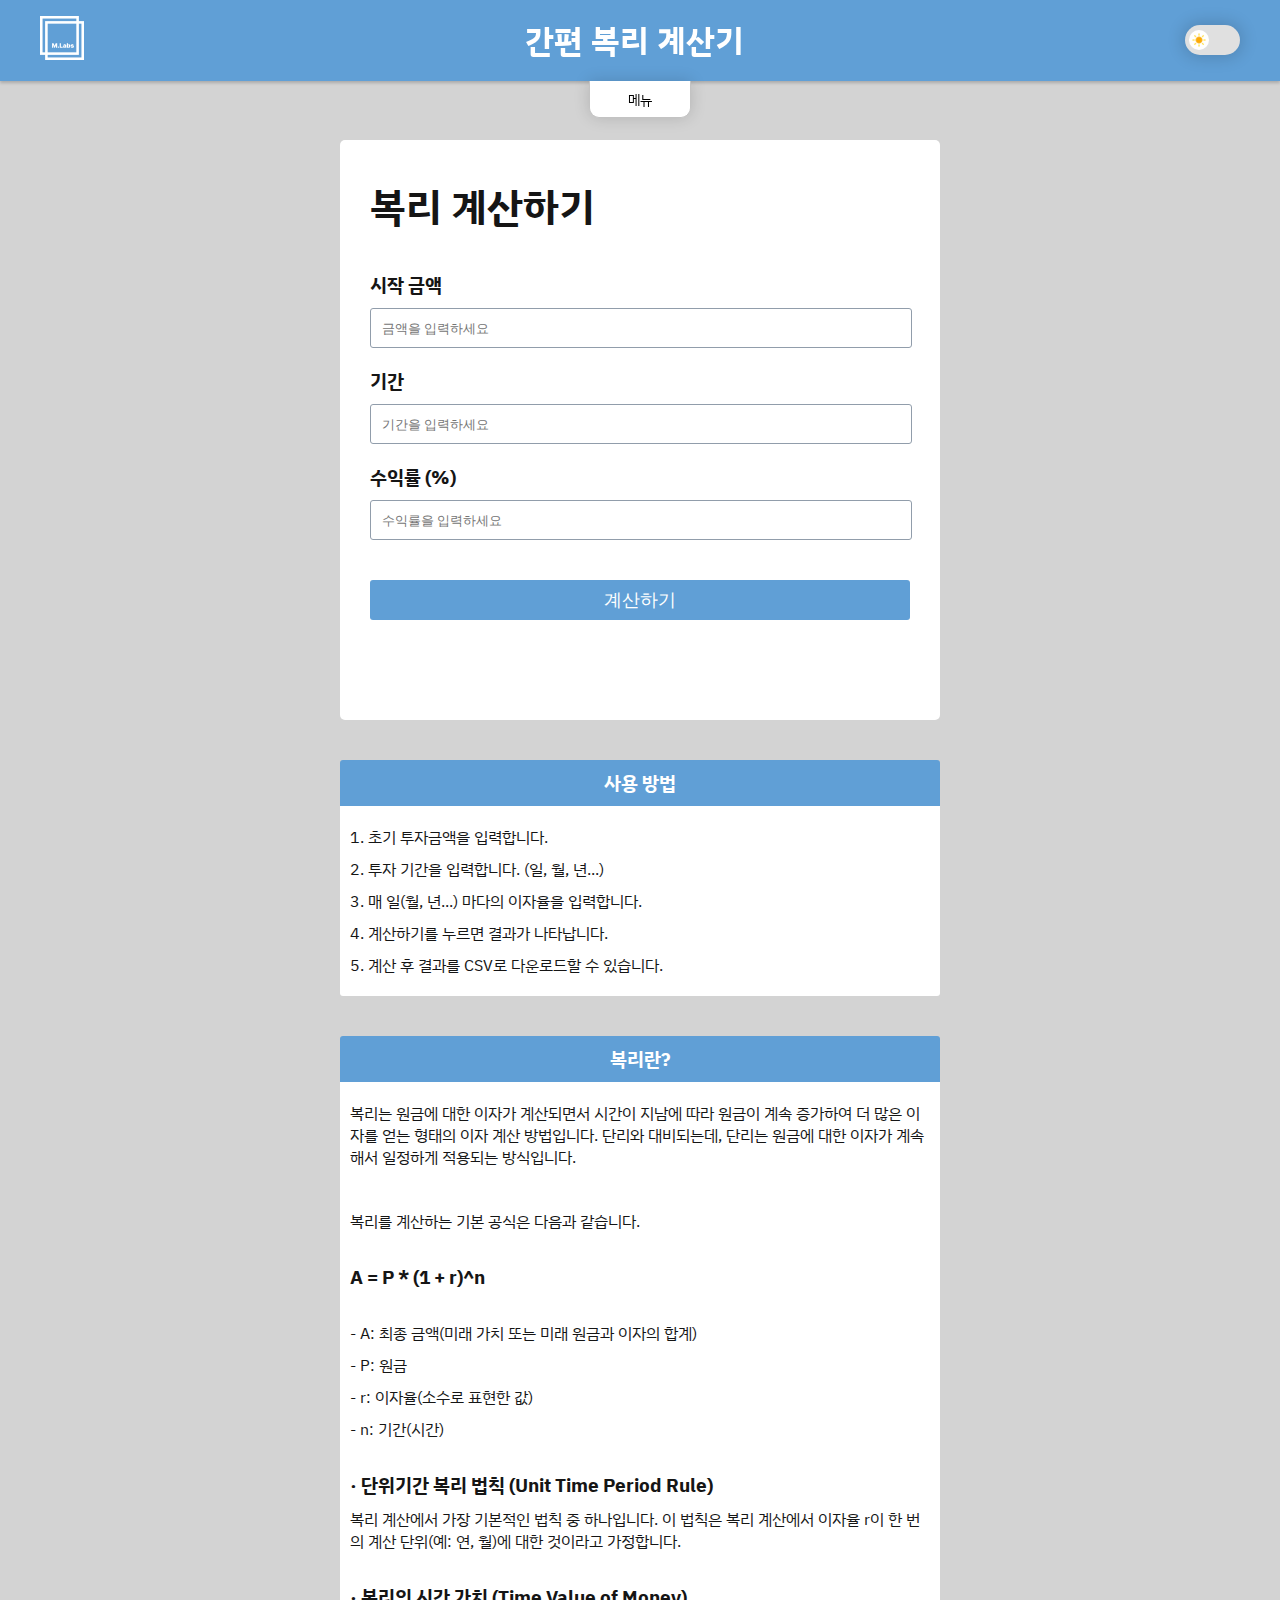
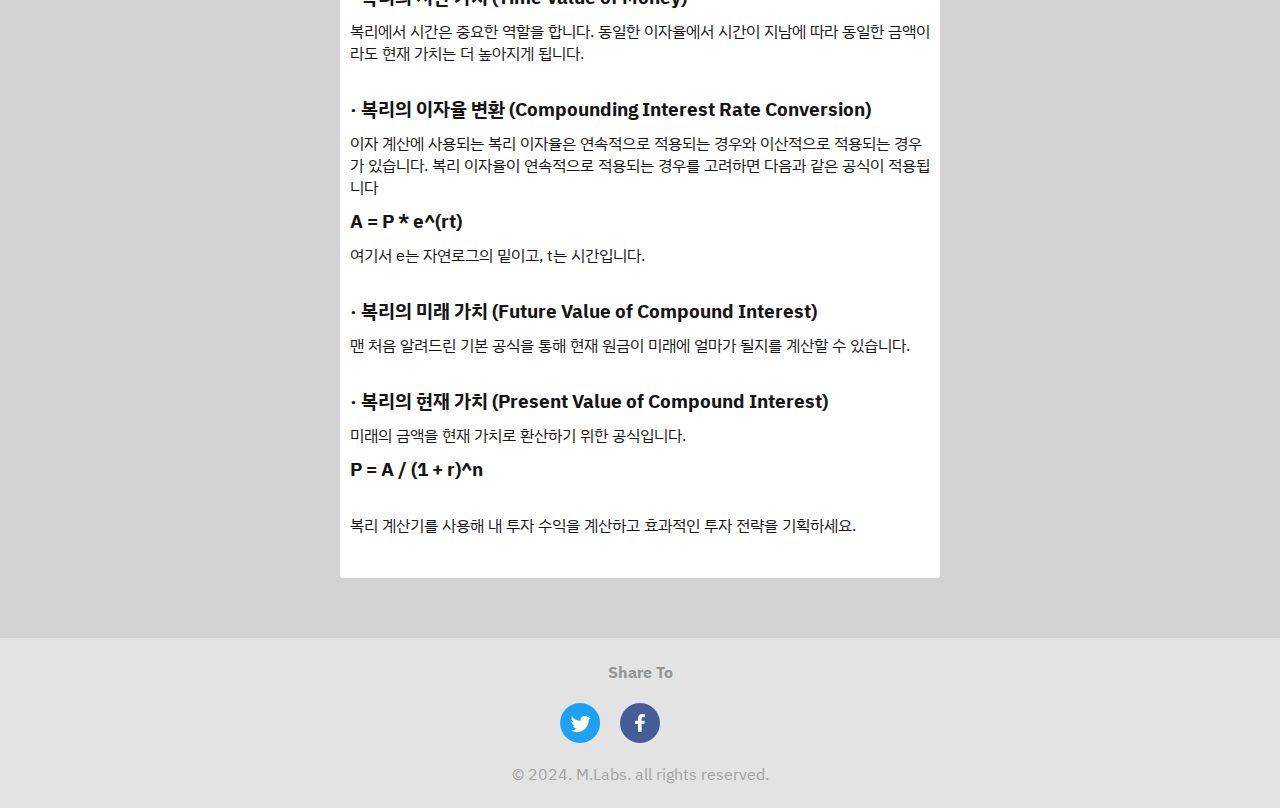
<file: index.html>
<!DOCTYPE html>
<html lang="kr">
  <head>
    <link rel="icon" href="images/logo.png">
    <meta name="naver-site-verification" content="21c15f3dc794fc1a3285bd2ef3aca4f8656a962b" />
    <meta name="google-site-verification" content="kW09c0DK4xDTGSGAAOdQK3UgPYERortrtnP8bLnjeZ8" />
    <meta charset="UTF-8" />
    <meta name="viewport" content="width=device-width, initial-scale=1.0" />
    <meta name="description" content="간편 복리 계산기: 계산 결과를 csv로 다운로드하세요.">
    <meta name="keywords" content="간편 복리 계산기, 복리 계산, 원리금 복리 계산, 이자 계산, 복리 이자 계산, 장기 투자 계산, 월복리 계산, 연 복리 이자 계산, 수익성 계산, 이율 계산, 투자 수익 계산, 예금 이자 계산,
    Simple Compound Interest Calculator, Compound Interest Calculation, Principal and Interest Compound Calculator, Monthly Compound Interest Calculator, Annual Compound Interest and Interest Calculator, 
    Profitability Calculator, Interest Rate Calculator, Investment Profit Calculator, Deposit Interest Calculator,
    简易复利计算器, 复利计算, 本利复利计算, 利息计算, 复利利息计算, 长期投资计算, 月复利计算, 年复利和利息计算, 盈利能力计算, 利率计算, 投资利益计算, 存款利息计算,
    簡単な複利計算機, 複利計算, 本利複利計算, 利子計算, 複利利子計算, 長期投資計算, 月次複利計算, 年次複利と利子計算, 収益性計算, 利率計算, 投資利益計算, 預金利息計算">
    
    <title>간편 복리계산기</title>
    <link rel="preconnect" href="https://fonts.googleapis.com" />
    <link rel="preconnect" href="https://fonts.gstatic.com" crossorigin />
    <link
      href="https://fonts.googleapis.com/css2?family=Bagel+Fat+One&family=Sunflower:wght@500&display=swap"
      rel="stylesheet"
    />
    <link rel="preconnect" href="https://fonts.googleapis.com">
    <link rel="preconnect" href="https://fonts.gstatic.com" crossorigin>
    <link href="https://fonts.googleapis.com/css2?family=IBM+Plex+Sans+KR&family=Sunflower:wght@300&display=swap" rel="stylesheet">

		<link rel="stylesheet" href="bokli.css">
    <script type="application/ld+json">
      {
        "@context" : "https://schema.org",
        "@type" : "WebSite",
        "name" : "M_Labs",
        "alternateName" : "EC",
        "url" : "https://bokkli.netlify.app/"
      }
    </script>

    <script async src="https://pagead2.googlesyndication.com/pagead/js/adsbygoogle.js?client=ca-pub-2866511897521551"
    crossorigin="anonymous"></script>
    
  </head>
  <body id="web_content" class="lite">
    <header>
      <nav class="nav_bar">
        <div class="nav_container">
          <div class="owner_text_container">
            <img class="logo" src="images/logo_white.svg" alt="" />
          </div>
          <div class="title_container">
            <h1 class="title">간편 복리 계산기</h1>
          </div>
          <div class="toggle_container">
            <label class="toggleSwitch">
              <span class="toggleButton">
                <img class="display_mode_icon" src="images/sun.png" />
              </span>
            </label>
          </div>
        </div>
        
    <!-- <div class="set_lang_wrap">
      <select class="set_lang">
        <option value="ko">한국어</option>
        <option value="en">English</option>
        <option value="zh">中国語</option>
        <option value="ja">日本語</option>
      </select>
    </div> -->
      </nav>

      <!-- accordion -->
      <div id="Accordion_wrap">
        <div class="menu">
          <div class="menu_container">
            <div class="menu_content">
              <p class="content_type">금융/수학</p>
              <ul class="content_list">
                <li><a href="https://bokkli.netlify.app/">간편 복리 계산기</a></li>
                <li><a href="https://scientifics.netlify.app/">공학용 계산기</a></li>
              </ul>
            </div>
            <div class="menu_content">
              <p class="content_type">음향/음악</p>
              <ul class="content_list">
                <li><a href="https://frequecny.netlify.app/">가청 주파수 테스트</a></li>
                <li><a>절대음감 테스트</a></li>
              </ul>
            </div>
            <div class="menu_content">
              <p class="content_type">기타</p>
              <ul class="content_list">
                <li><a href="https://lotto-generate.netlify.app/">로또 번호 생성하기</a></li>
              </ul>
            </div>
          </div>
        </div>
        <div class="menu_btn">
          <span>메뉴</span>
        </div>
  
      </div>
    </header>

    <main>
      <div class="main_wrap">
        <div class="cal_area">
          <div class="inner_container cal_area_wrap">
            <h1 id="calculation_title" style="font-size: 40px; padding-bottom: 20px">복리 계산하기</h1>
            <div class="inner_container_wrap">
              <h3 id="start_amount_label">시작 금액</h3>
              <input
                type="text"
                class="amount_input"
                placeholder="금액을 입력하세요"
								oninput="validateNumberInput(this)"
              />
            </div>
            <div class="inner_container_wrap">
              <h3 id="duration_label">기간</h3>
              <input
                type="text"
                class="duration_input"
                placeholder="기간을 입력하세요"
								oninput="validateNumberInput(this)"
              />
            </div>
            <div class="inner_container_wrap">
              <h3 id="profit_rate_label">수익률 (%)</h3>
              <input
                type="text"
                class="profit_input"
                placeholder="수익률을 입력하세요"
								oninput="validateNumberInput(this)"
              />
            </div>
            <div class="inner_container_wrap cal_btn_wrap">
              <button id="cal_btn" class="do_cal_btn" type="button" onclick="calculate()">
                계산하기
              </button>
            </div>
          </div>

          <div class="total_result_container">
            <div class="total_area">
              <div class="total_profit">
								<div class="flex_center">
                	<h2 id="total_profit_title">총 수익</h2>
									<p class="color_green"></h2>
								</div>
              </div>
              <div class="total_profit_percentage">
								<div class="flex_center">
                	<h2 id="total_profit_percentage_title">총 수익률</h2>
									<p class="color_green"></p>
								</div>
              </div>
            </div>
          </div>

					<div class="profit_detail_container">
						<table class="profit_detail_table">

						</table>
					</div>
        </div>
        <div class="how_to_use">
          <div class="htu_h3">
            <h3>사용 방법</h3>
          </div>
          <div class="step">
            <p>1. 초기 투자금액을 입력합니다.</p>
            <p>2. 투자 기간을 입력합니다. (일, 월, 년...)</p>
            <p>3. 매 일(월, 년...) 마다의 이자율을 입력합니다.</p>
            <p>4. 계산하기를 누르면 결과가 나타납니다.</p>
            <p>5. 계산 후 결과를 CSV로 다운로드할 수 있습니다.</p>
          </div>
        </div>
        <div class="how_to_use">
          <div class="htu_h3"><h3>복리란?</h3></div>
          <div class="step">
            <p>복리는 원금에 대한 이자가 계산되면서 시간이 지남에 따라 원금이 계속 증가하여 더 많은 이자를 얻는 형태의 이자 계산 방법입니다.
              단리와 대비되는데, 단리는 원금에 대한 이자가 계속해서 일정하게 적용되는 방식입니다.</p>
            <br>
            <p>복리를 계산하는 기본 공식은 다음과 같습니다.</p>
            <br>
            <h3>A = P * (1 + r)^n</h3>
            <br>
            <p>- A: 최종 금액(미래 가치 또는 미래 원금과 이자의 합계)</p>
            <p>- P: 원금</p>
            <p>- r: 이자율(소수로 표현한 값)</p>
            <p>- n: 기간(시간)</p>

            <br>
            <h3>&#183; 단위기간 복리 법칙 (Unit Time Period Rule)</h3>
            <p>복리 계산에서 가장 기본적인 법칙 중 하나입니다.
              이 법칙은 복리 계산에서 이자율 r이 한 번의 계산 단위(예: 연, 월)에 대한 것이라고 가정합니다.</p>
            <br>
            <h3>&#183; 복리의 시간 가치 (Time Value of Money)</h3>
            <p>복리에서 시간은 중요한 역할을 합니다. 동일한 이자율에서 시간이 지남에 따라 
              동일한 금액이라도 현재 가치는 더 높아지게 됩니다.</p>
            <br>
            <h3>&#183; 복리의 이자율 변환 (Compounding Interest Rate Conversion)</h3>
            <p>이자 계산에 사용되는 복리 이자율은 연속적으로 적용되는 경우와 이산적으로 적용되는 경우가 있습니다. 
              복리 이자율이 연속적으로 적용되는 경우를 고려하면 다음과 같은 공식이 적용됩니다</p>
            <h3>A = P * e^(rt)</h3>
            <p>여기서 e는 자연로그의 밑이고, t는 시간입니다.</p>
            <br>
            <h3>&#183; 복리의 미래 가치 (Future Value of Compound Interest)</h3>
            <p>맨 처음 알려드린 기본 공식을 통해 현재 원금이 미래에 얼마가 될지를 계산할 수 있습니다.</p>
            <br>
            <h3>&#183; 복리의 현재 가치 (Present Value of Compound Interest)</h3>
            <p>미래의 금액을 현재 가치로 환산하기 위한 공식입니다.</p>
            <h3>P = A / (1 + r)^n</h3>
            <br>
            <p>복리 계산기를 사용해 내 투자 수익을 계산하고 효과적인 투자 전략을 기획하세요.</p>
            <br>
          </div>
        </div>
      </div>
    </main>

    <footer>
      <h4>Share To</h4>
      <div class="share_container">
        <div class="share_content">
          <a id="btnTwitter" class="link-icon twitter" href="javascript:shareTwitter();" ><img src="images/icon-twitter.png"></a>
        </div>
        <div class="share_content">
          <a id="btnFacebook" class="link-icon facebook" href="javascript:shareFacebook();"><img src="images/icon-facebook.png"></a>   
        </div>
        <!-- <div class="share_content">
          <a id="btnKakao" class="link-icon kakao" href="javascript:shareKakao();"><img src="images/icon-kakao.png"></a>  
        </div> -->
        <div class="share_content">
	
          <span class="naver_btn" onclick="shareNaver()">
            <script type="text/javascript" src="https://ssl.pstatic.net/share/js/naver_sharebutton.js"></script>
            <script type="text/javascript">
            new ShareNaver.makeButton({"type": "e"});
            </script>
          </span>
        </div>
      </div>
      
      <div class="copyright">
        <p>© 2024. M.Labs. all rights reserved.</p>
      </div>
    </footer>

    <script src="bokli.js"></script>
  </body>
</html>
</file>
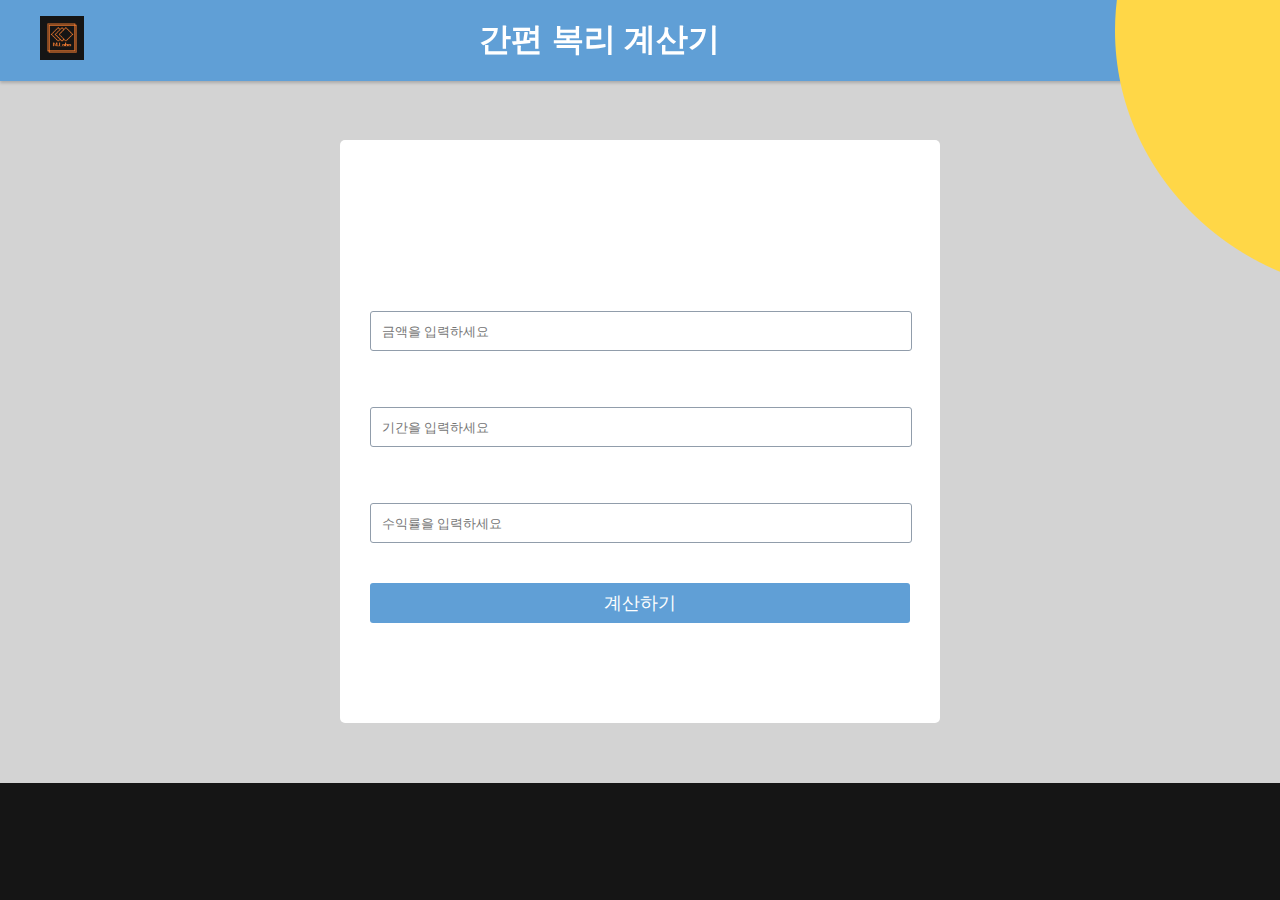
<file: bokli.html>
<!DOCTYPE html>
<html lang="en">
  <head>
    <meta charset="UTF-8" />
    <meta name="viewport" content="width=device-width, initial-scale=1.0" />
    <title>간편 복리계산기</title>

    <link rel="preconnect" href="https://fonts.googleapis.com" />
    <link rel="preconnect" href="https://fonts.gstatic.com" crossorigin />
    <link
      href="https://fonts.googleapis.com/css2?family=Bagel+Fat+One&family=Sunflower:wght@500&display=swap"
      rel="stylesheet"
    />
		<link rel="stylesheet" href="bokli.css">
    
  </head>
  <body class="dark">
    <header>
      <nav class="nav_bar">
        <div class="nav_container">
          <div class="logo_wrap">
            <img class="logo" src="img/m.lab_dark.png" onclick="goMainPage()" />
          </div>
          <div class="site_title_wrap">
            <h1 class="title">간편 복리 계산기</h1>
          </div>
          <div class="utils_wrap">
            <div class="dark_mode_btn" onclick="setTheme()">
              <img class="set_theme_img" src="img/moon.png" />
            </div>
          </div>
        </div>
      </nav>
    </header>
    <main>
      <div class="main_wrap">
        <div class="cal_area">
          <div class="inner_container cal_area_wrap">
            <h1 style="font-size: 40px; padding-bottom: 20px">복리 계산하기</h1>
            <div class="inner_container_wrap">
              <h3>시작 금액</h3>
              <input
                type="text"
                class="amount_input"
                placeholder="금액을 입력하세요"
								oninput="validateNumberInput(this)"
              />
            </div>
            <div class="inner_container_wrap">
              <h3>기간</h3>
              <input
                type="text"
                class="duration_input"
                placeholder="기간을 입력하세요"
								oninput="validateNumberInput(this)"
              />
            </div>
            <div class="inner_container_wrap">
              <h3>수익률 (%)</h3>
              <input
                type="text"
                class="profit_input"
                placeholder="수익률을 입력하세요"
								oninput="validateNumberInput(this)"
              />
            </div>
            <div class="inner_container_wrap cal_btn_wrap">
              <button id="cal_btn" class="do_cal_btn" type="button" onclick="calculate()">
                계산하기
              </button>
            </div>
          </div>

          <div class="total_result_container">
            <div class="total_area">
              <div class="total_profit">
								<div class="flex_center">
                	<h2>총 수익</h2>
									<p class="color_green"></h2>
								</div>
              </div>
              <div class="total_profit_persentage">
								<div class="flex_center">
                	<h2>총 수익률</h2>
									<p class="color_green"></p>
								</div>
              </div>
            </div>
          </div>

					<div class="profit_detail_container">
						<table class="profit_detail_table">

						</table>
					</div>
        </div>
        <div>
          <aside></aside>
        </div>
      </div>
    </main>

    <script src="bokli.js"></script>
  </body>
</html>
</file>
<file: bokli.css>
/* common css */
* {
  margin: 0;
  padding: 0;
}
.logo {
  width: 44px;
  height: 44px;
}
body{
  font-family: "IBM Plex Sans KR", sans-serif;
  font-weight: 400;
  font-style: normal;
}
body.lite {
  background: white;
  color: #151515;
  transition: all 0.2s ease-in;
}
body.dark {
  background: #151515;
  color: white;
  transition: all 0.2s ease-in;
}

/* nav */
nav {
  position:fixed;
  width: 100%;
  height: 80px;
  color: white;
  background-color: #609fd6;
  border-bottom: 1px solid #609fd6;
  box-shadow: 0 2px 3px rgba(0, 0, 0, 0.2); /* 그림자 설정 */
  transition: all 0.2s ease-in;
}

nav.nav_dark {
  background-color: #151515;
  border-bottom: 1px solid #5f5f5f;
  box-shadow: 0 2px 4px rgba(141, 141, 141, 0.2); /* 그림자 설정 */
  transition: all 0.2s ease-in;
}
.nav_container {
  display: flex;
  align-items: center;
  justify-content: space-between;
  padding: 10px 40px;
  height: 60px;
}

/* toggle */
.toggleSwitch {
  width: 55px;
  height: 30px;
  display: block;
  position: relative;
  border-radius: 30px;
  background-color: #fff;
  box-shadow: 0 0 16px 3px rgba(0 0 0 / 15%);
  cursor: pointer;
}

.toggleSwitch .toggleButton {
  width: 20px;
  height: 20px;
  position: absolute;
  top: 50%;
  left: 4px;
  transform: translateY(-50%);
  border-radius: 50%;
}
.toggleSwitch {
  background: #e0e0e0;
}
.toggleSwitch.active {
  background: #5c5c5c;
}

.toggleSwitch.active .toggleButton {
  left: calc(100% - 25px);
  background: #fff !important;
}

.toggleSwitch,
.toggleButton {
  transition: all 0.2s ease-in;
}

.toggleButton {
  display: inline-block;
  position: relative;
  background: #ffffff;
}

.toggleSwitch.blue.active {
  background: #5151e5;
}

.toggleSwitch.blue .toggleButton {
  background: #5151e5;
}

/* display mode img */
.display_mode_icon {
  position: absolute;
  top: 50%;
  left: 50%;
  transform: translate(-50%, -50%);
  width: 15px;
  height: 15px;
}


/* menu */
#Accordion_wrap{
  position: fixed;
  width: 100%;
  z-index: 11;
  color: black;
  top:80px;
  height: 10px;
}
.menu_btn {
  display: flex;
  justify-content: center;
  align-items: center;
  position: relative;
  left: 50%;
  transform: translate(-50%, 0);
  background-color: white;
  width: 100px;
  height: 20px;
  padding: 8px 0;
  cursor: pointer;
  font-size: 14px;
  margin-top:1px;
  border: 1px solid rgb(195, 195, 195);
  border-top-style: none;
  border-bottom-left-radius: 10px;
  border-bottom-right-radius: 10px;
  box-shadow: 0 0 16px 0px rgba(0 0 0 / 15%);
  transition: all 0.2s ease;
}

.menu_btn.menu_btn_dark{
  background-color: #3a3a3a;
  color:white;
  transition: all 0.2s ease;
  border-style: none;
}
.menu_btn.on > span {
  font-weight: bold;
  color: #006633;
}
.menu {
  height: 0;
  overflow: hidden;
  font-size: 14px;
  background-color: white;
  box-shadow: 0 0 10px 0px rgba(0 0 0 / 15%);
  transition: all 0.2s ease; /* 슬라이드 업/다운 효과를 위한 트랜지션 추가 */
  color: #3a3a3a;
}
.menu.open{
  height: 250px;
}
.menu.menu_dark{
  background-color: #3a3a3a;
  color: white;
  transition: all 0.2s ease;
}
.menu_container{
  height: 210px;
  margin: 20px 0;
  padding: 0 20px;
}
.menu_content{
  float: inline-start;
  display: inline-block;
  width: 20%;
}
.menu_container a{
  text-decoration: none;
  color: #3a3a3a;
}
.menu_container a.link_dark{
  text-decoration: none;
  color: white;
}
.menu_content ul li{
  list-style-type:none;
  margin: 5px 0;
}
.menu_container .content_type{
  font-weight: 600;
  font-size: 15px;
  margin-bottom: 15px;
}
@media screen and (max-width: 768px) {

  .menu.open{
    position: relative;
    height: 350px;
    overflow: scroll;
    z-index: 10;
  }
  .menu_container {
    margin: 0;
    padding: 0;
    height: calc(100vh - 120px);
  }
  .menu_content{
    width: 100%;
    transition: all 0.2s ease;
  }
  .menu_content ul li, .menu_content p{
    margin: 0 !important;
    padding: 5px 0 !important;
    border-bottom: 1px solid lightgray;
  }
  .menu_content ul{
    display: none;
  }
  .menu_content ul.content_open{
    display: block;
  }

}
.frequency_text{
  margin-bottom: 5px;
  display: none;
}
@media screen  and (max-width: 426px){
  .container{
    width: 300px;
  }
  #bar_frequency{
    width: 300px;
  }
  .frequency_bar_wrap{
    flex-direction: column;
  }
  .frequency_bar_wrap label{
    display: none;
  }
  .frequency_text{
    display: block;
  }
  .how_to_use{
    width: 300px;
  }
}

/* footer */
footer{
  display: flex;
  flex-direction: column;
  justify-content: center; 
  align-items: center;
  width: 100%;
  height: 170px;
  background-color: rgb(227, 227, 227);
  transition: all 0.2s ease-in;
}
footer.footer_dark{
  background-color: #2b2b2b;
  transition: all 0.2s ease-in;
}

footer h4{
  color: rgb(149, 149, 149);
}

.share_container{
  display: flex;
  align-items: center;
}
.share_content{
  display: flex;
  justify-content: center;
}
.link-icon { position: relative; display: flex; justify-content: center; width: 60px; font-size: 14px; font-weight: 500; color: #333;  padding: 20px 0 20px 0; }
.link-icon.twitter {background-repeat: no-repeat;}
.link-icon.facebook {background-repeat: no-repeat;} 
.link-icon.kakao {background-repeat: no-repeat;}

.naver_btn{
  position: relative;
  width: 60px;
  height: 40px;
  padding: 20px 0;
  display: flex;
  justify-content: center;
  align-items: center;
}
.naver_btn a{
  width: 0;
  height: 0;
}
#naver{
  position: absolute;
  top: 50%;
  left: 50%;
  transform: translate(-50%, -50%);
  width: 40px;
  height: 40px;
  border-radius: 50%;
}

.copyright{
  color: rgb(162, 162, 162);
}

/* common css end */


.set_lang{
  width: 60px;
  float: right;
  border-top-style: none;
  position: relative;
  top: 1px;
  border-radius: 0 0 5px 5px;
  border-style: none;
  box-shadow: 0 2px 3px rgba(0, 0, 0, 0.2);
  transition: all 0.2s ease-in;
}
.set_lang.set_lang_dark{
  color: white;
  background-color: #3a3a3a;
  transition: all 0.2s ease-in;
}

input {
  margin-top: 10px;
  padding: 3px 2%;
  width: 96%;
  height: 32px;
  border-radius: 3px;
  border: 1px solid #919dab;
  outline: none;
  transition: all 0.2s ease-in;
}

input.input_dark {
  background-color: #212529;
  border: 1px solid #5a636d;
  color: white;
  transition: all 0.2s ease-in;
}

main {
  width: 100%;
  padding: 40px 0;
  background: lightgrey;
}
main.main_dark{
  background-color: #151515;
}
.main_wrap {
  display: flex;
  justify-content: center;
  flex-direction: column;
  align-items: center;
  padding: 20px 0;
  width: 100%;
  margin-top: 80px;
}
.cal_area {
  width: 600px;
  border-radius: 5px;
  transition: all 0.2s ease-in;
  background-color: white;
}
.cal_area.cal_area_dark{
  background-color: #3a3a3a;
  transition: all 0.2s ease-in;
}
.inner_container {
  margin: 40px 0;
  padding: 0 5%;
}
.inner_container_wrap {
  margin: 20px 0;
}

.do_cal_btn,
.csv_btn {
  margin-top: 20px;
  width: 100%;
  height: 40px;
  border-radius: 3px;
  font-size: 18px;
  cursor: pointer;
  border-style: none;
  color: white;

}
.do_cal_btn{
  background-color: #609fd6;
  cursor: pointer;
  transition: all 0.2s ease-in;
}
.do_cal_btn.cal_btn_dark{
  background-color: #212529;
  border-style: none;
  transition: all 0.2s ease-in;
}
.csv_btn {
  background-color: rgb(0, 148, 69);
}
.total_result_container {
  display: none;
  width: 100%;
}
.total_area {
  display: flex;
  justify-content: space-around;
  align-items: center;
  width: 90%;
  min-height: 70px;
  border-top: 1px solid #4f4f4f;
  border-bottom: 1px solid #4f4f4f;
}
.total_profit,
.total_profit_percentage {
  padding: 20px 0;
  display: inline-block;
}
.flex_center {
  display: flex;
  flex-direction: column;
  align-items: center;
}
.total_area p {
  font-size: 25px;
}
.color_green {
  color: rgb(0, 148, 69);
}
.profit_detail_container {
  display: flex;
  justify-content: center;
  width: 100%;
  min-height: 50px;
}
.profit_detail_table {
  margin: 30px 0;
  padding: 0 5%;
  width: 90%;
  border-collapse: collapse;
  font-size: 15px;
}
.profit_detail_table th,
td {
  border: 1px solid #4f4f4f;
}
tr td {
  text-align: right;
  padding: 5px 7px;
}

tr:nth-child(2n-1) {
  background-color: white;
  transition: all 0.2s ease-in;
}
tr:nth-child(2n) {
  background-color: lightgrey;
  transition: all 0.2s ease-in;
}

tr.tr_dark{
  border: 1px solid #151515;
  transition: all 0.2s ease-in;
}
tr.tr_dark:nth-child(2n-1) {
  background-color: #212529;
  transition: all 0.2s ease-in;
}
tr.tr_dark:nth-child(2n) {
  background-color: #383e45;
  transition: all 0.2s ease-in;
}
tr th:nth-child(1),
tr td:nth-child(1) {
  width: 8%;
  text-align: center;
  padding: 5px;
}

.utils_wrap {
  display: flex;
  align-items: center;
  width: 125px;
  justify-content: space-between;
}

.how_to_use{
  margin-top: 40px;
  width: 600px;
  border-radius: 3px;
  transition: all 0.2s ease-in;
}
.how_to_use.htu_dark{
  border: 1px solid #3a3a3a;
  transition: all 0.2s ease-in;
}
.htu_h3{
  border-top-right-radius: 3px;
  border-top-left-radius: 3px;
  background: #609FD6;
  text-align: center;
  padding: 10px;
  color: white;
  transition: all 0.2s ease-in;
}
.htu_h3.htu_h3_dark{
  background-color: #3a3a3a;
  color: rgb(166, 166, 166);
  transition: all 0.2s ease-in;
}
.step{
  border-bottom-right-radius: 3px;
  border-bottom-left-radius: 3px;
  padding: 10px;
  background-color: white;
}
.step.step_dark{
  background-color: #151515;
}
.step p{
  margin: 10px 0;
}
</file>
